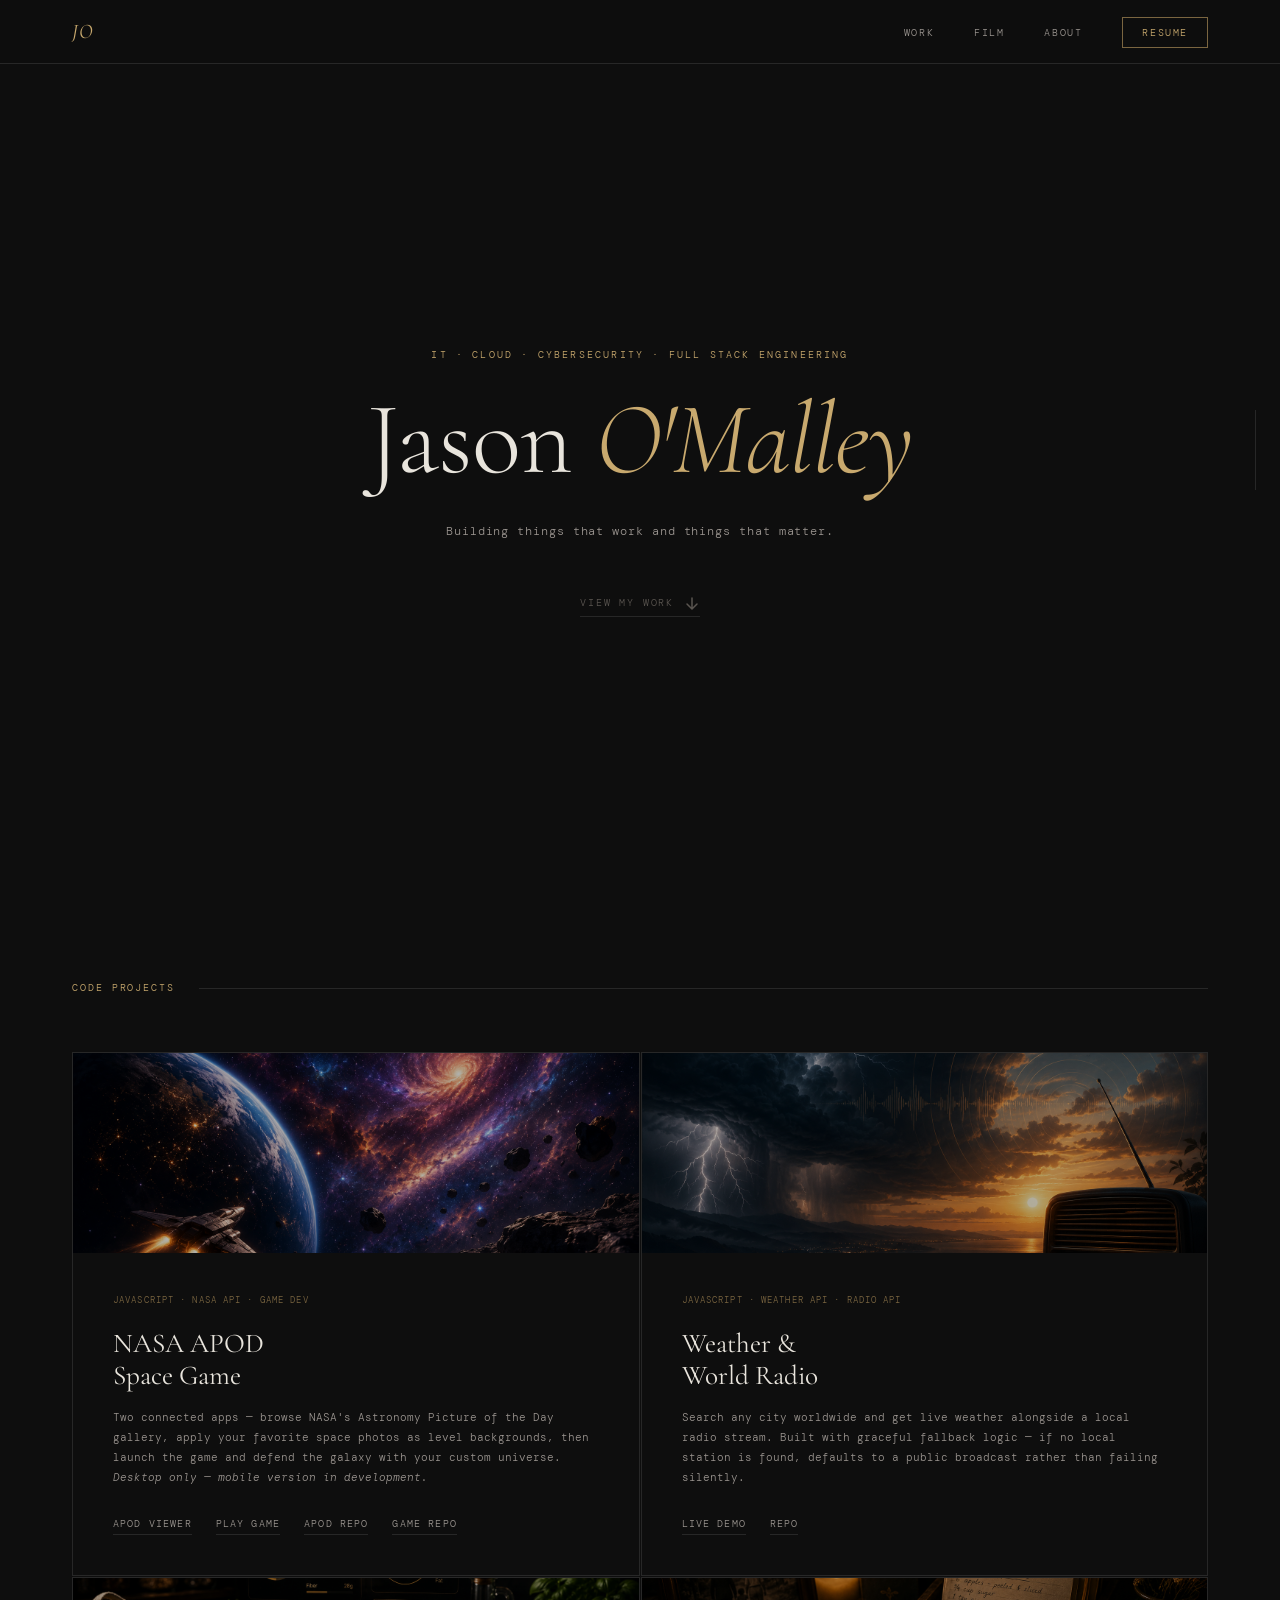
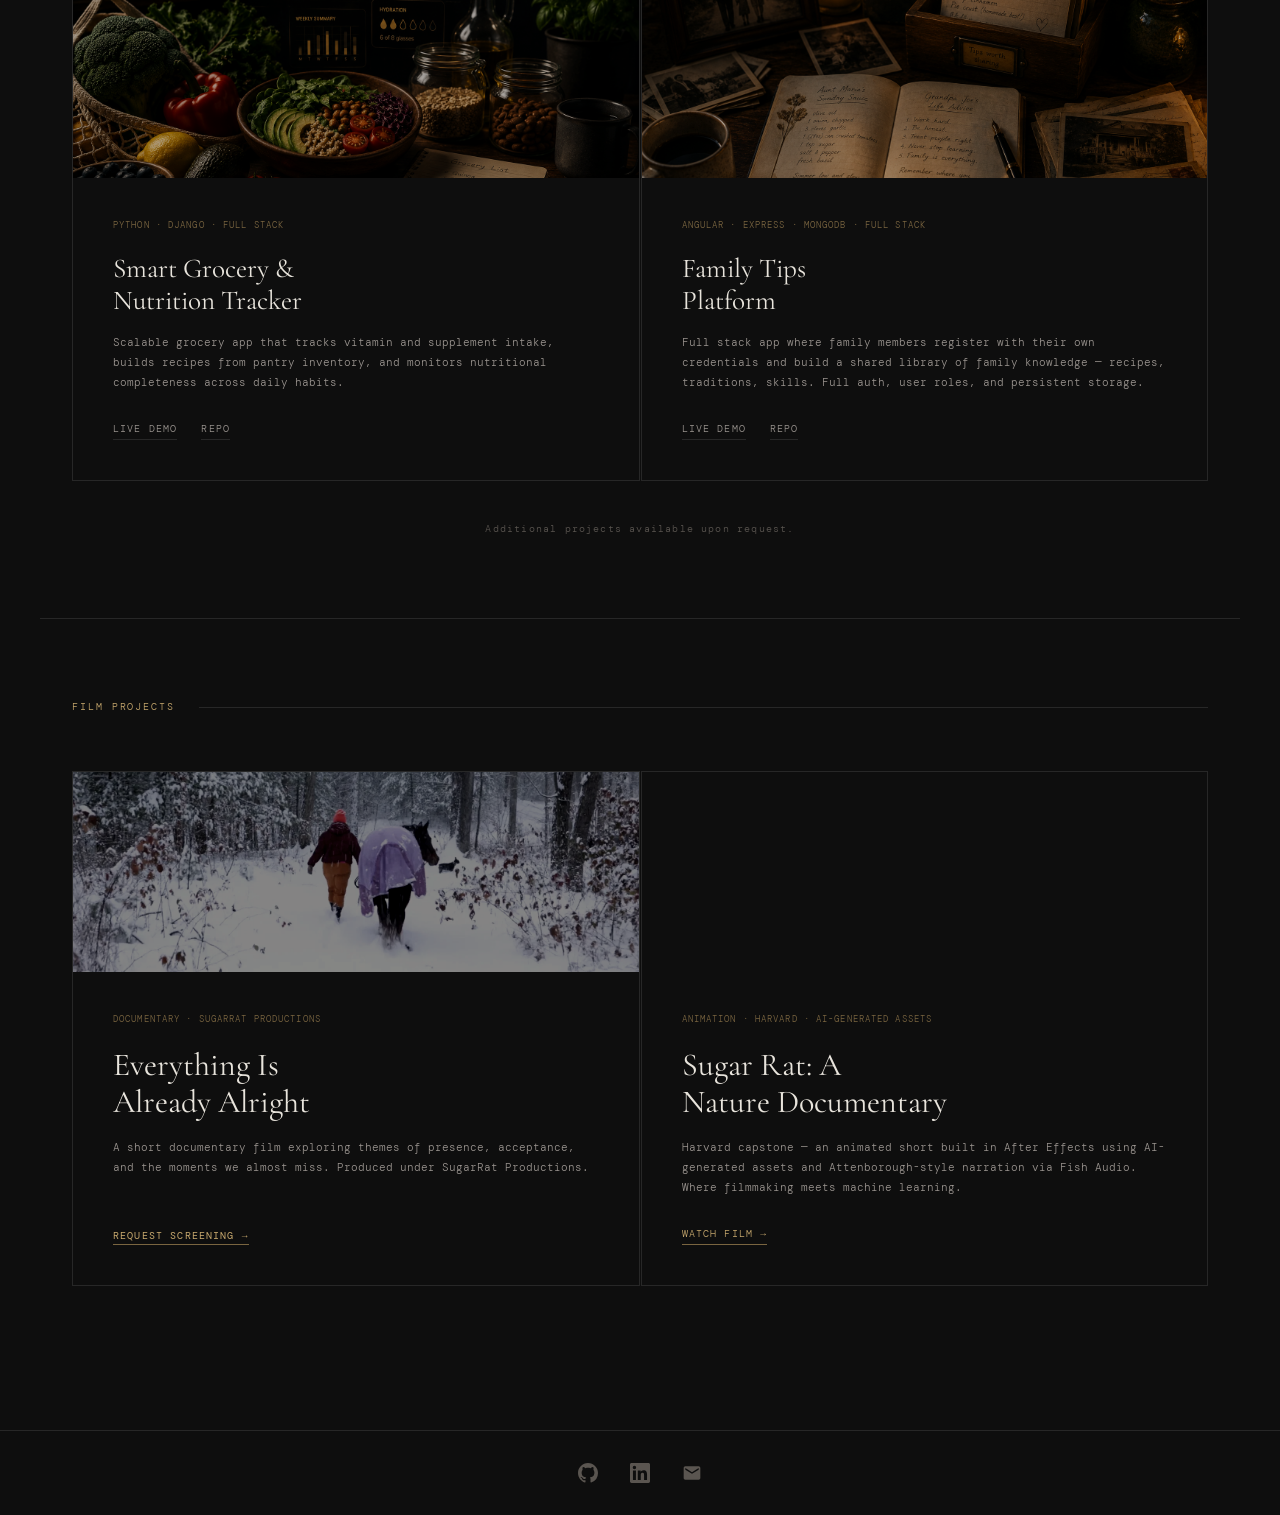
<file: index.html>
<!DOCTYPE html>
<html lang="en">
<head>
  <meta charset="UTF-8">
  <link rel="icon" href="images/favicon.ico" sizes="any">
  <link rel="icon" type="image/png" sizes="32x32" href="images/favicon-32.png">
  <link rel="icon" type="image/png" sizes="16x16" href="images/favicon-16.png">
  <link rel="apple-touch-icon" href="images/apple-touch-icon.png">
  <title>Jason O'Malley — Developer & Creative</title>
  <meta property="og:title" content="Jason O'Malley — Developer & Creative">
  <meta property="og:description" content="Full Stack Developer & Creative Technologist. Building things that work and things that matter.">
  <meta property="og:image" content="https://jason-omalley.com/images/headshot.jpg">
  <meta property="og:url" content="https://jason-omalley.com">
  <meta name="twitter:card" content="summary_large_image">
  <link rel="preconnect" href="https://fonts.googleapis.com">
  <link href="https://fonts.googleapis.com/css2?family=Cormorant+Garamond:ital,wght@0,300;0,400;0,600;1,300;1,400&family=DM+Mono:wght@300;400;500&display=swap" rel="stylesheet">
  <link rel="stylesheet" href="css/style.css">
</head>
<body>

  <!-- Nav -->
  <nav id="navbar">
    <div class="nav-inner">
      <a href="/" class="nav-logo">JO</a>
      <ul class="nav-links">
        <li><a href="#code" class="nav-link">Work</a></li>
        <li><a href="#film" class="nav-link">Film</a></li>
        <li><a href="about.html" class="nav-link">About</a></li>
        <li><a href="resume/resume.pdf" target="_blank" class="nav-link nav-resume">Resume</a></li>
      </ul>
      <button class="nav-toggle" aria-label="Toggle menu">
        <span></span><span></span><span></span>
      </button>
    </div>
  </nav>

  <!-- Scroll indicator -->
  <div class="scroll-indicator">
    <div class="scroll-track">
      <div class="scroll-thumb" id="scrollThumb"></div>
    </div>
  </div>

  <!-- Hero -->
  <section class="hero" id="top">
    <div class="hero-content">
      <p class="hero-eyebrow">IT · CLOUD · CYBERSECURITY · FULL STACK ENGINEERING</p>
      <h1 class="hero-name">Jason <em>O'Malley</em></h1>
      <p class="hero-sub">Building things that work and things that matter.</p>
      <a href="#code" class="hero-scroll-cta">
        <span>View my work</span>
        <svg width="16" height="16" viewBox="0 0 16 16" fill="none">
          <path d="M8 3v10M3 9l5 5 5-5" stroke="currentColor" stroke-width="1.5" stroke-linecap="round" stroke-linejoin="round"/>
        </svg>
      </a>
    </div>
  </section>

  <!-- Code Projects -->
  <section class="projects-section" id="code">
    <div class="section-label">
      <span class="label-text">Code Projects</span>
      <div class="label-line"></div>
    </div>

    <div class="projects-grid">

      <article class="project-card project-card--thumb">
        <div class="card-thumb" style="background-image: url('images/space-thumb.png')"></div>
        <div class="card-inner">
          <div class="card-front">
            <div class="project-meta">JavaScript · NASA API · Game Dev</div>
            <h3 class="project-title">NASA APOD<br>Space Game</h3>
            <p class="project-desc">Two connected apps — browse NASA's Astronomy Picture of the Day gallery, apply your favorite space photos as level backgrounds, then launch the game and defend the galaxy with your custom universe. <em>Desktop only — mobile version in development.</em></p>
            <div class="project-links">
              <a href="https://sebastianomalley.github.io/apod-viewer" target="_blank" class="plink plink-gh">APOD Viewer</a>
              <a href="https://sebastianomalley.github.io/space-game" target="_blank" class="plink plink-gh">Play Game</a>
              <a href="https://github.com/sebastianomalley/apod-viewer" target="_blank" class="plink plink-gh">APOD Repo</a>
              <a href="https://github.com/sebastianomalley/space-game" target="_blank" class="plink plink-gh">Game Repo</a>
            </div>
          </div>
        </div>
      </article>

      <article class="project-card project-card--thumb">
        <div class="card-thumb" style="background-image: url('images/weather-thumb.png')"></div>
        <div class="card-inner">
          <div class="card-front">
            <div class="project-meta">JavaScript · Weather API · Radio API</div>
            <h3 class="project-title">Weather &<br>World Radio</h3>
            <p class="project-desc">Search any city worldwide and get live weather alongside a local radio stream. Built with graceful fallback logic — if no local station is found, defaults to a public broadcast rather than failing silently.</p>
            <div class="project-links">
              <a href="https://sebastianomalley.github.io/weather-music" target="_blank" class="plink plink-gh">Live Demo</a>
              <a href="https://github.com/sebastianomalley/weather-music" target="_blank" class="plink plink-gh">Repo</a>
            </div>
          </div>
        </div>
      </article>

        <article class="project-card project-card--thumb">
          <div class="card-thumb" style="background-image: url('images/nourishmate-thumb.png')"></div>
          <div class="card-inner">
            <div class="card-front">
              <div class="project-meta">Python · Django · Full Stack</div>
              <h3 class="project-title">Smart Grocery &<br>Nutrition Tracker</h3>
              <p class="project-desc">Scalable grocery app that tracks vitamin and supplement intake, builds recipes from pantry inventory, and monitors nutritional completeness across daily habits.</p>
              <div class="project-links">
                <a href="https://nourishmate-2iim.onrender.com" target="_blank" class="plink plink-gh">Live Demo</a>
                <a href="https://github.com/sebastianomalley/nourishmate" target="_blank" class="plink plink-gh">Repo</a>
              </div>
            </div>
          </div>
        </article>

      <article class="project-card project-card--thumb">
        <div class="card-thumb" style="background-image: url('images/familytips-thumb.png')"></div>
        <div class="card-inner">
          <div class="card-front">
            <div class="project-meta">Angular · Express · MongoDB · Full Stack</div>
            <h3 class="project-title">Family Tips<br>Platform</h3>
            <p class="project-desc">Full stack app where family members register with their own credentials and build a shared library of family knowledge — recipes, traditions, skills. Full auth, user roles, and persistent storage.</p>
            <div class="project-links">
              <a href="https://family-tips-app.onrender.com" target="_blank" class="plink plink-gh">Live Demo</a>
              <a href="https://github.com/sebastianomalley/family-tips-app" target="_blank" class="plink plink-gh">Repo</a>
            </div>
          </div>
        </div>
      </article>

    </div>
    <p class="projects-note">Additional projects available upon request.</p>
  </section>

  <!-- Film Projects -->
  <section class="projects-section film-section" id="film">
    <div class="section-label">
      <span class="label-text">Film Projects</span>
      <div class="label-line"></div>
    </div>

    <div class="projects-grid projects-grid--film">

      <article class="project-card project-card--film project-card--thumb">
        <div class="card-thumb film-thumb--eiaa" style="background-image: url('images/eiaa-thumb.webp')"></div>
        <div class="card-inner">
          <div class="card-front">
            <div class="project-meta">Documentary · SugarRat Productions</div>
            <h3 class="project-title">Everything Is<br>Already Alright</h3>
            <p class="project-desc">A short documentary film exploring themes of presence, acceptance, and the moments we almost miss. Produced under SugarRat Productions.</p>
            <div class="project-links">
              <button class="plink plink-modal" id="screeningBtn">Request Screening →</button>
            </div>
          </div>
        </div>
      </article>

      <article class="project-card project-card--film project-card--thumb">
        <div class="card-thumb film-thumb--sugarrat" style="background-image: url('https://img.youtube.com/vi/1ZAoogHaFr8/maxresdefault.jpg')"></div>
        <div class="card-inner">
          <div class="card-front">
            <div class="project-meta">Animation · Harvard · AI-Generated Assets</div>
            <h3 class="project-title">Sugar Rat: A<br>Nature Documentary</h3>
            <p class="project-desc">Harvard capstone — an animated short built in After Effects using AI-generated assets and Attenborough-style narration via Fish Audio. Where filmmaking meets machine learning.</p>
            <div class="project-links">
              <a href="https://www.youtube.com/watch?v=1ZAoogHaFr8" target="_blank" class="plink">Watch Film →</a>
            </div>
          </div>
        </div>
      </article>

    </div>
  </section>

  <!-- Screening Request Modal -->
  <div class="modal-overlay" id="screeningModal" aria-hidden="true" role="dialog" aria-labelledby="modalTitle">
    <div class="modal">
      <button class="modal-close" id="modalClose" aria-label="Close modal">✕</button>
      <p class="modal-eyebrow">Request a Private Screening</p>
      <h3 class="modal-title" id="modalTitle">Everything Is<br>Already Alright</h3>
      <p class="modal-desc">Leave your name and email and Jason will send you a private link within 24 hours.</p>
      <form class="modal-form" id="screeningForm" action="https://api.web3forms.com/submit" method="POST">
        <input type="hidden" name="access_key" value="52fb4f5c-e107-43de-b394-8b9e88a016b4">
        <input type="hidden" name="subject" value="Private Screening Request — Jason O'Malley Portfolio">
        <input class="modal-input" type="text" name="name" placeholder="Your Name" required>
        <input class="modal-input" type="email" name="email" placeholder="Your Email" required>
        <button class="modal-submit" type="submit">Send Request</button>
      </form>
      <div class="modal-success" id="screeningSuccess" aria-live="polite">
        <p class="modal-success-title">You're on the list.</p>
        <p class="modal-success-sub">Jason will be in touch within 24 hours.</p>
      </div>
    </div>
  </div>

  <!-- Contact Modal -->
  <div class="modal-overlay" id="contactModal" aria-hidden="true" role="dialog" aria-labelledby="contactTitle">
    <div class="modal">
      <button class="modal-close" id="contactClose" aria-label="Close modal">✕</button>
      <p class="modal-eyebrow">Get in Touch</p>
      <h3 class="modal-title" id="contactTitle">Let's Connect!</h3>
      <p class="modal-desc" id="contactDesc">Send a message and Jason will get back to you within 48 hours.</p>
      <form class="modal-form" id="contactForm" action="https://api.web3forms.com/submit" method="POST">
        <input type="hidden" name="access_key" value="52fb4f5c-e107-43de-b394-8b9e88a016b4">
        <input type="hidden" name="subject" value="Portfolio Contact — Jason O'Malley">
        <input class="modal-input" type="text" name="name" placeholder="Your Name" required>
        <input class="modal-input" type="email" name="email" placeholder="Your Email" required>
        <textarea class="modal-input modal-textarea" name="message" placeholder="Your message..." rows="4" required></textarea>
        <button class="modal-submit" type="submit">Send Message</button>
      </form>
      <div class="modal-success" id="contactSuccess" aria-live="polite">
        <p class="modal-success-title">Message sent.</p>
        <p class="modal-success-sub">Jason will be in touch within 48 hours.</p>
      </div>
    </div>
  </div>

  <!-- Footer -->
  <footer>
    <div class="footer-inner">
      <div class="footer-links">
        <a href="https://github.com/sebastianomalley" target="_blank" aria-label="GitHub">
          <svg width="20" height="20" viewBox="0 0 24 24" fill="currentColor"><path d="M12 0C5.37 0 0 5.37 0 12c0 5.31 3.435 9.795 8.205 11.385.6.105.825-.255.825-.57 0-.285-.015-1.23-.015-2.235-3.015.555-3.795-.735-4.035-1.41-.135-.345-.72-1.41-1.23-1.695-.42-.225-1.02-.78-.015-.795.945-.015 1.62.87 1.845 1.23 1.08 1.815 2.805 1.305 3.495.99.105-.78.42-1.305.765-1.605-2.67-.3-5.46-1.335-5.46-5.925 0-1.305.465-2.385 1.23-3.225-.12-.3-.54-1.53.12-3.18 0 0 1.005-.315 3.3 1.23.96-.27 1.98-.405 3-.405s2.04.135 3 .405c2.295-1.56 3.3-1.23 3.3-1.23.66 1.65.24 2.88.12 3.18.765.84 1.23 1.905 1.23 3.225 0 4.605-2.805 5.625-5.475 5.925.435.375.81 1.095.81 2.22 0 1.605-.015 2.895-.015 3.3 0 .315.225.69.825.57A12.02 12.02 0 0 0 24 12c0-6.63-5.37-12-12-12z"/></svg>
        </a>
        <a href="https://linkedin.com/in/jasonaomalley" target="_blank" aria-label="LinkedIn">
          <svg width="20" height="20" viewBox="0 0 24 24" fill="currentColor"><path d="M20.447 20.452h-3.554v-5.569c0-1.328-.027-3.037-1.852-3.037-1.853 0-2.136 1.445-2.136 2.939v5.667H9.351V9h3.414v1.561h.046c.477-.9 1.637-1.85 3.37-1.85 3.601 0 4.267 2.37 4.267 5.455v6.286zM5.337 7.433a2.062 2.062 0 0 1-2.063-2.065 2.064 2.064 0 1 1 2.063 2.065zm1.782 13.019H3.555V9h3.564v11.452zM22.225 0H1.771C.792 0 0 .774 0 1.729v20.542C0 23.227.792 24 1.771 24h20.451C23.2 24 24 23.227 24 22.271V1.729C24 .774 23.2 0 22.222 0h.003z"/></svg>
        </a>
        <a href="#" id="contactBtn" aria-label="Email">
          <svg width="20" height="20" viewBox="0 0 24 24" fill="currentColor"><path d="M20 4H4c-1.1 0-2 .9-2 2v12c0 1.1.9 2 2 2h16c1.1 0 2-.9 2-2V6c0-1.1-.9-2-2-2zm0 4l-8 5-8-5V6l8 5 8-5v2z"/></svg>
        </a>
      </div>
    </div>
  </footer>

  <script src="js/main.js"></script>
</body>
</html>
</file>
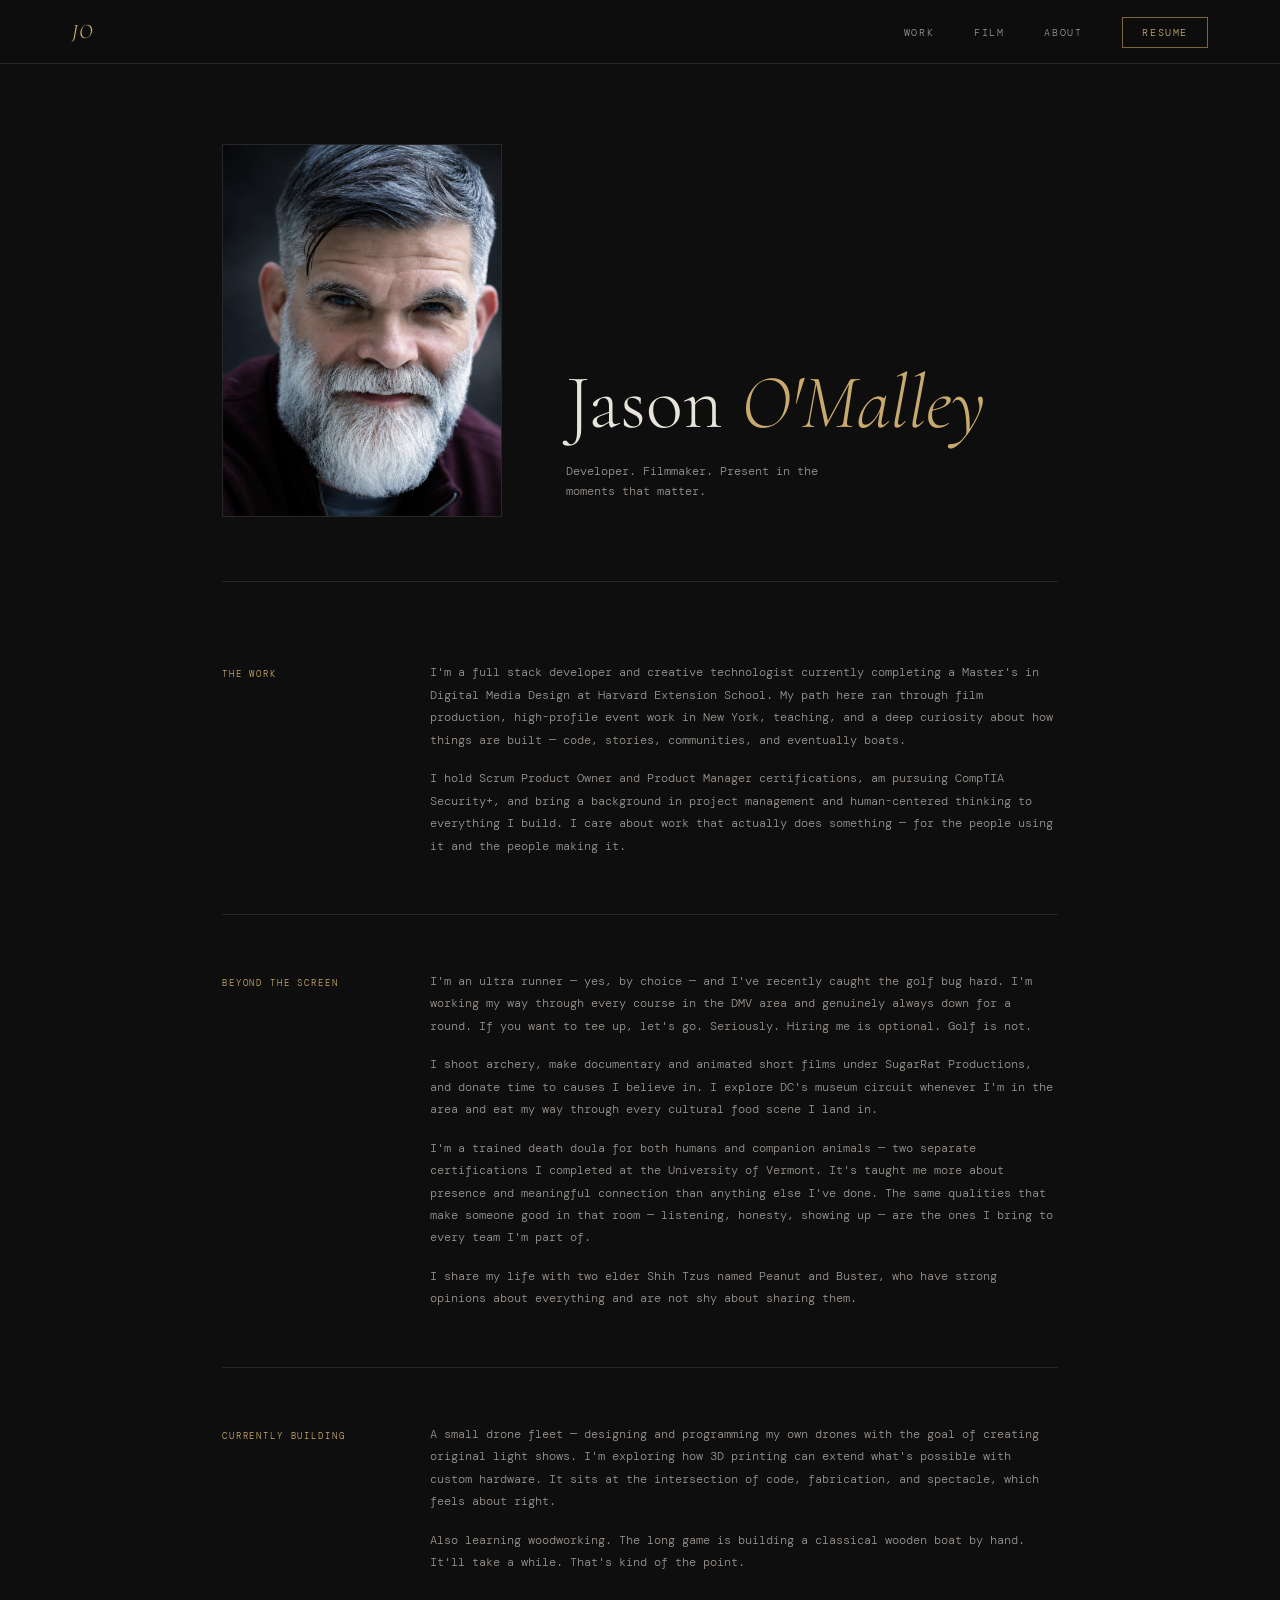
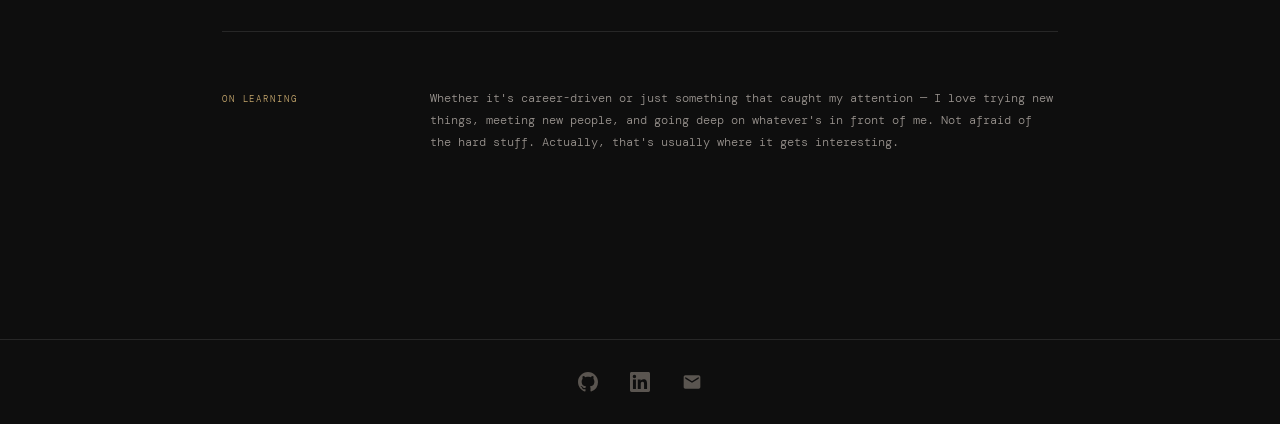
<file: about.html>
<!DOCTYPE html>
<html lang="en">
<head>
  <meta charset="UTF-8">
  <link rel="icon" href="images/favicon.ico" sizes="any">
  <link rel="icon" type="image/png" sizes="32x32" href="images/favicon-32.png">
  <link rel="icon" type="image/png" sizes="16x16" href="images/favicon-16.png">
  <link rel="apple-touch-icon" href="images/apple-touch-icon.png">
  <meta name="viewport" content="width=device-width, initial-scale=1.0">
  <title>About — Jason O'Malley</title>
  <link rel="preconnect" href="https://fonts.googleapis.com">
  <link href="https://fonts.googleapis.com/css2?family=Cormorant+Garamond:ital,wght@0,300;0,400;0,600;1,300;1,400&family=DM+Mono:wght@300;400;500&display=swap" rel="stylesheet">
  <link rel="stylesheet" href="css/style.css">
</head>
<body class="about-page">

  <!-- Nav -->
  <nav id="navbar">
    <div class="nav-inner">
      <a href="/" class="nav-logo">JO</a>
      <ul class="nav-links">
        <li><a href="/#code" class="nav-link">Work</a></li>
        <li><a href="/#film" class="nav-link">Film</a></li>
        <li><a href="about.html" class="nav-link nav-active">About</a></li>
        <li><a href="resume/resume.pdf" target="_blank" class="nav-link nav-resume">Resume</a></li>
      </ul>
      <button class="nav-toggle" aria-label="Toggle menu">
        <span></span><span></span><span></span>
      </button>
    </div>
  </nav>

  <main class="about-main">

    <!-- Photo + intro -->
    <div class="about-hero">
      <div class="about-photo-wrap">
        <img src="images/headshot.jpg" alt="Jason O'Malley" class="about-photo">
      </div>
      <div class="about-intro">
        <h1 class="about-name">Jason <em>O'Malley</em></h1>
        <p class="about-tagline">Developer. Filmmaker. Present in the moments that matter.</p>
      </div>
    </div>

    <!-- Body sections -->
    <div class="about-body">

      <div class="about-block">
        <div class="about-block-label">The Work</div>
        <div class="about-block-content">
          <p>I'm a full stack developer and creative technologist currently completing a Master's in Digital Media Design at Harvard Extension School. My path here ran through film production, high-profile event work in New York, teaching, and a deep curiosity about how things are built — code, stories, communities, and eventually boats.</p>
          <p>I hold Scrum Product Owner and Product Manager certifications, am pursuing CompTIA Security+, and bring a background in project management and human-centered thinking to everything I build. I care about work that actually does something — for the people using it and the people making it.</p>
        </div>
      </div>

      <div class="about-block">
        <div class="about-block-label">Beyond the Screen</div>
        <div class="about-block-content">
          <p>I'm an ultra runner — yes, by choice — and I've recently caught the golf bug hard. I'm working my way through every course in the DMV area and genuinely always down for a round. If you want to tee up, let's go. Seriously. Hiring me is optional. Golf is not.</p>
          <p>I shoot archery, make documentary and animated short films under SugarRat Productions, and donate time to causes I believe in. I explore DC's museum circuit whenever I'm in the area and eat my way through every cultural food scene I land in.</p>
          <p>I'm a trained death doula for both humans and companion animals — two separate certifications I completed at the University of Vermont. It's taught me more about presence and meaningful connection than anything else I've done. The same qualities that make someone good in that room — listening, honesty, showing up — are the ones I bring to every team I'm part of.</p>
          <p>I share my life with two elder Shih Tzus named Peanut and Buster, who have strong opinions about everything and are not shy about sharing them.</p>
        </div>
      </div>

      <div class="about-block">
        <div class="about-block-label">Currently Building</div>
        <div class="about-block-content">
          <p>A small drone fleet — designing and programming my own drones with the goal of creating original light shows. I'm exploring how 3D printing can extend what's possible with custom hardware. It sits at the intersection of code, fabrication, and spectacle, which feels about right.</p>
          <p>Also learning woodworking. The long game is building a classical wooden boat by hand. It'll take a while. That's kind of the point.</p>
        </div>
      </div>

      <div class="about-block">
        <div class="about-block-label">On Learning</div>
        <div class="about-block-content">
          <p>Whether it's career-driven or just something that caught my attention — I love trying new things, meeting new people, and going deep on whatever's in front of me. Not afraid of the hard stuff. Actually, that's usually where it gets interesting.</p>
        </div>
      </div>

    </div>
  </main>

<!-- Contact Modal -->
  <div class="modal-overlay" id="contactModal" aria-hidden="true" role="dialog" aria-labelledby="contactTitle">
    <div class="modal">
      <button class="modal-close" id="contactClose" aria-label="Close modal">✕</button>
      <p class="modal-eyebrow">Get in Touch</p>
      <h3 class="modal-title" id="contactTitle">Let's Connect!</h3>
      <p class="modal-desc" id="contactDesc">Send a message and Jason will get back to you within 48 hours.</p>
      <form class="modal-form" id="contactForm" action="https://api.web3forms.com/submit" method="POST">
        <input type="hidden" name="access_key" value="52fb4f5c-e107-43de-b394-8b9e88a016b4">
        <input type="hidden" name="subject" value="Portfolio Contact — Jason O'Malley">
        <input class="modal-input" type="text" name="name" placeholder="Your Name" required>
        <input class="modal-input" type="email" name="email" placeholder="Your Email" required>
        <textarea class="modal-input modal-textarea" name="message" placeholder="Your message..." rows="4" required></textarea>
        <button class="modal-submit" type="submit">Send Message</button>
      </form>
      <div class="modal-success" id="contactSuccess" aria-live="polite">
        <p class="modal-success-title">Message sent.</p>
        <p class="modal-success-sub">Jason will be in touch within 48 hours.</p>
      </div>
    </div>
  </div>

  <!-- Footer -->
  <footer>
    <div class="footer-inner">
      <div class="footer-links">
        <a href="https://github.com/sebastianomalley" target="_blank" aria-label="GitHub">
          <svg width="20" height="20" viewBox="0 0 24 24" fill="currentColor"><path d="M12 0C5.37 0 0 5.37 0 12c0 5.31 3.435 9.795 8.205 11.385.6.105.825-.255.825-.57 0-.285-.015-1.23-.015-2.235-3.015.555-3.795-.735-4.035-1.41-.135-.345-.72-1.41-1.23-1.695-.42-.225-1.02-.78-.015-.795.945-.015 1.62.87 1.845 1.23 1.08 1.815 2.805 1.305 3.495.99.105-.78.42-1.305.765-1.605-2.67-.3-5.46-1.335-5.46-5.925 0-1.305.465-2.385 1.23-3.225-.12-.3-.54-1.53.12-3.18 0 0 1.005-.315 3.3 1.23.96-.27 1.98-.405 3-.405s2.04.135 3 .405c2.295-1.56 3.3-1.23 3.3-1.23.66 1.65.24 2.88.12 3.18.765.84 1.23 1.905 1.23 3.225 0 4.605-2.805 5.625-5.475 5.925.435.375.81 1.095.81 2.22 0 1.605-.015 2.895-.015 3.3 0 .315.225.69.825.57A12.02 12.02 0 0 0 24 12c0-6.63-5.37-12-12-12z"/></svg>
        </a>
        <a href="https://linkedin.com/in/jasonaomalley" target="_blank" aria-label="LinkedIn">
          <svg width="20" height="20" viewBox="0 0 24 24" fill="currentColor"><path d="M20.447 20.452h-3.554v-5.569c0-1.328-.027-3.037-1.852-3.037-1.853 0-2.136 1.445-2.136 2.939v5.667H9.351V9h3.414v1.561h.046c.477-.9 1.637-1.85 3.37-1.85 3.601 0 4.267 2.37 4.267 5.455v6.286zM5.337 7.433a2.062 2.062 0 0 1-2.063-2.065 2.064 2.064 0 1 1 2.063 2.065zm1.782 13.019H3.555V9h3.564v11.452zM22.225 0H1.771C.792 0 0 .774 0 1.729v20.542C0 23.227.792 24 1.771 24h20.451C23.2 24 24 23.227 24 22.271V1.729C24 .774 23.2 0 22.222 0h.003z"/></svg>
        </a>
        <a href="#" id="contactBtn" aria-label="Email">
          <svg width="20" height="20" viewBox="0 0 24 24" fill="currentColor"><path d="M20 4H4c-1.1 0-2 .9-2 2v12c0 1.1.9 2 2 2h16c1.1 0 2-.9 2-2V6c0-1.1-.9-2-2-2zm0 4l-8 5-8-5V6l8 5 8-5v2z"/></svg>
        </a>
      </div>
    </div>
  </footer>

  <script src="js/main.js"></script>
</body>
</html>
</file>
<file: css/style.css>
/* =====================
   TOKENS
===================== */
:root {
  --bg:           #0e0e0e;
  --surface:      #161616;
  --surface-2:    #1c1c1c;
  --border:       #272727;
  --accent:       #c8a96e;
  --accent-dim:   #7a6540;
  --text:         #e8e4dc;
  --text-dim:     #9b9590;
  --text-muted:   #5a5550;
  --nav-h:        64px;
  --max-w:        1200px;
  --gap:          1px;
}

/* =====================
   RESET
===================== */
*, *::before, *::after { box-sizing: border-box; margin: 0; padding: 0; }
html { scroll-behavior: smooth; }

body {
  background: var(--bg);
  color: var(--text);
  font-family: 'DM Mono', monospace;
  font-weight: 300;
  font-size: 14px;
  line-height: 1.7;
  overflow-x: hidden;
}

a { color: inherit; text-decoration: none; }
img { display: block; max-width: 100%; }

/* =====================
   NAV
===================== */
#navbar {
  position: fixed;
  top: 0; left: 0; right: 0;
  z-index: 100;
  height: var(--nav-h);
  background: rgba(14,14,14,0.92);
  backdrop-filter: blur(12px);
  border-bottom: 1px solid var(--border);
}

.nav-inner {
  max-width: var(--max-w);
  margin: 0 auto;
  padding: 0 2rem;
  height: 100%;
  display: flex;
  align-items: center;
  justify-content: space-between;
}

.nav-logo {
  font-family: 'Cormorant Garamond', serif;
  font-size: 1.3rem;
  font-weight: 400;
  font-style: italic;
  color: var(--accent);
  letter-spacing: 0.05em;
}

.nav-links {
  list-style: none;
  display: flex;
  gap: 2.5rem;
  align-items: center;
}

.nav-link {
  font-size: 0.65rem;
  letter-spacing: 0.15em;
  text-transform: uppercase;
  color: var(--text-dim);
  transition: color 0.2s;
}

.nav-link:hover,
.nav-active { color: var(--accent); }

.nav-resume {
  padding: 0.5rem 1.2rem;
  border: 1px solid var(--accent-dim);
  color: var(--accent);
  transition: background 0.2s, border-color 0.2s;
}

.nav-resume:hover {
  background: var(--accent);
  color: var(--bg);
  border-color: var(--accent);
}

.nav-toggle {
  display: none;
  flex-direction: column;
  gap: 5px;
  background: none;
  border: none;
  cursor: pointer;
  padding: 4px;
}

.nav-toggle span {
  display: block;
  width: 22px;
  height: 1px;
  background: var(--text-dim);
  transition: all 0.25s;
}

/* =====================
   SCROLL INDICATOR
===================== */
.scroll-indicator {
  position: fixed;
  right: 1.5rem;
  top: 50%;
  transform: translateY(-50%);
  z-index: 90;
  display: flex;
  flex-direction: column;
  align-items: center;
  gap: 0.5rem;
}

.scroll-track {
  width: 1px;
  height: 80px;
  background: var(--border);
  position: relative;
  overflow: hidden;
}

.scroll-thumb {
  position: absolute;
  top: 0;
  left: 0;
  width: 100%;
  background: var(--accent);
  transition: height 0.1s linear;
}

/* =====================
   HERO
===================== */
.hero {
  min-height: 100vh;
  display: flex;
  align-items: center;
  justify-content: center;
  padding: calc(var(--nav-h) + 4rem) 2rem 4rem;
  position: relative;
  text-align: center;
}

.hero-content {
  max-width: 600px;
}

.hero-eyebrow {
  font-size: 0.62rem;
  letter-spacing: 0.22em;
  text-transform: uppercase;
  color: var(--accent);
  margin-bottom: 1.5rem;
  opacity: 0;
  animation: fadeUp 0.7s 0.2s forwards;
}

.hero-name {
  font-family: 'Cormorant Garamond', serif;
  font-size: clamp(3.5rem, 8vw, 7rem);
  font-weight: 300;
  line-height: 1.0;
  letter-spacing: -0.01em;
  margin-bottom: 2.0rem;
  opacity: 0;
  animation: fadeUp 0.7s 0.4s forwards;
}

.hero-name em {
  font-style: italic;
  color: var(--accent);
}

.hero-sub {
  font-size: 0.72rem;
  color: var(--text-dim);
  letter-spacing: 0.08em;
  margin-bottom: 3rem;
  opacity: 0;
  animation: fadeUp 0.7s 0.6s forwards;
}

.hero-scroll-cta {
  display: inline-flex;
  align-items: center;
  gap: 0.6rem;
  font-size: 0.62rem;
  letter-spacing: 0.18em;
  text-transform: uppercase;
  color: var(--text-muted);
  border-bottom: 1px solid var(--border);
  padding-bottom: 0.3rem;
  transition: color 0.2s, border-color 0.2s;
  opacity: 0;
  animation: fadeUp 0.7s 0.8s forwards;
}

.hero-scroll-cta:hover {
  color: var(--accent);
  border-color: var(--accent-dim);
}

.hero-line {
  position: absolute;
  bottom: 0;
  left: 50%;
  transform: translateX(-50%);
  width: 1px;
  height: 60px;
  background: linear-gradient(to bottom, transparent, var(--border));
}

/* =====================
   PROJECT SECTIONS
===================== */
.projects-section {
  max-width: var(--max-w);
  margin: 0 auto;
  padding: 5rem 2rem;
}

.film-section {
  border-top: 1px solid var(--border);
}

.section-label {
  display: flex;
  align-items: center;
  gap: 1.5rem;
  margin-bottom: 3.5rem;
}

.label-text {
  font-size: 0.6rem;
  letter-spacing: 0.2em;
  text-transform: uppercase;
  color: var(--accent);
  white-space: nowrap;
}

.label-line {
  flex: 1;
  height: 1px;
  background: var(--border);
}

/* =====================
   PROJECT GRID
===================== */
.projects-grid {
  display: grid;
  grid-template-columns: repeat(2, 1fr);
  gap: 1px;
  background: var(--bg);
  border: none;
}

.projects-grid--film {
  grid-template-columns: repeat(2, 1fr);
}

.project-card {
  background: var(--bg);
  transition: background 0.25s;
  position: relative;
  overflow: hidden;
  border: 1px solid var(--border);
}

.project-card::after {
  content: '';
  position: absolute;
  bottom: 0; left: 0;
  width: 100%;
  height: 2px;
  background: var(--accent);
  transform: scaleX(0);
  transform-origin: left;
  transition: transform 0.3s ease;
}

.project-card:hover { background: var(--surface); }
.project-card:hover::after { transform: scaleX(1); }

.card-inner {
  padding: 2.5rem;
  height: 100%;
  display: flex;
  flex-direction: column;
}

.card-front {
  display: flex;
  flex-direction: column;
  height: 100%;
}

.project-meta {
  font-size: 0.58rem;
  letter-spacing: 0.12em;
  text-transform: uppercase;
  color: var(--accent-dim);
  margin-bottom: 1.2rem;
}

.project-title {
  font-family: 'Cormorant Garamond', serif;
  font-size: 1.7rem;
  font-weight: 400;
  line-height: 1.15;
  margin-bottom: 1rem;
  color: var(--text);
}

.project-desc {
  font-size: 0.68rem;
  line-height: 1.85;
  color: var(--text-dim);
  flex: 1;
  margin-bottom: 1.8rem;
}

.projects-note {
  font-size: 0.62rem;
  letter-spacing: 0.12em;
  color: var(--text-muted);
  text-align: center;
  padding-top: 2.5rem;
}

.project-links {
  display: flex;
  gap: 1.5rem;
  margin-top: auto;
}

.plink {
  font-size: 0.6rem;
  letter-spacing: 0.12em;
  text-transform: uppercase;
  color: var(--accent);
  border-bottom: 1px solid var(--accent-dim);
  padding-bottom: 2px;
  transition: border-color 0.2s, color 0.2s;
}

.plink:hover { border-color: var(--accent); }

.plink-gh { color: var(--text-dim); border-color: var(--border); }
.plink-gh:hover { color: var(--accent); border-color: var(--accent-dim); }

.project-card--film .project-title {
  font-size: 2rem;
}

/* =====================
   FOOTER
===================== */
footer {
  border-top: 1px solid var(--border);
  padding: 2rem;
  margin-top: 4rem;
}

.footer-inner {
  max-width: var(--max-w);
  margin: 0 auto;
  display: flex;
  justify-content: space-between;
  align-items: center;
  flex-wrap: wrap;
  gap: 1rem;
}

.footer-name {
  font-family: 'Cormorant Garamond', serif;
  font-size: 0.9rem;
  font-style: italic;
  color: var(--text-muted);
}

.footer-links {
  display: flex;
  gap: 2rem;
}

.footer-links a {
  font-size: 0.6rem;
  letter-spacing: 0.12em;
  text-transform: uppercase;
  color: var(--text-muted);
  transition: color 0.2s;
}

.footer-links a:hover { color: var(--accent); }

/* =====================
   ABOUT PAGE
===================== */
.about-page {
  padding-top: var(--nav-h);
}

.about-main {
  max-width: 900px;
  margin: 0 auto;
  padding: 5rem 2rem 4rem;
}

.about-hero {
  display: grid;
  grid-template-columns: 280px 1fr;
  gap: 4rem;
  align-items: end;
  margin-bottom: 5rem;
  padding-bottom: 4rem;
  border-bottom: 1px solid var(--border);
}

.about-photo-wrap {
  aspect-ratio: 3/4;
  overflow: hidden;
  background: var(--surface);
  border: 1px solid var(--border);
}

.about-photo {
  width: 100%;
  height: 100%;
  object-fit: cover;
  object-position: top;
  filter: grayscale(20%);
  transition: filter 0.4s;
}

.about-photo:hover { filter: grayscale(0%); }

.about-intro {
  padding-bottom: 1rem;
}

.about-name {
  font-family: 'Cormorant Garamond', serif;
  font-size: clamp(3rem, 6vw, 5.5rem);
  font-weight: 300;
  line-height: 1.0;
  margin-bottom: 1.2rem;
}

.about-name em {
  font-style: italic;
  color: var(--accent);
}

.about-tagline {
  font-size: 0.75rem;
  color: var(--text-dim);
  line-height: 1.7;
  max-width: 38ch;
}

.about-body {
  display: flex;
  flex-direction: column;
  gap: 3.5rem;
}

.about-block {
  display: grid;
  grid-template-columns: 160px 1fr;
  gap: 3rem;
  padding-bottom: 3.5rem;
  border-bottom: 1px solid var(--border);
}

.about-block:last-of-type {
  border-bottom: none;
}

.about-block-label {
  font-size: 0.58rem;
  letter-spacing: 0.2em;
  text-transform: uppercase;
  color: var(--accent);
  padding-top: 0.3rem;
}

.about-block-content p {
  font-size: 0.72rem;
  line-height: 1.95;
  color: var(--text-dim);
  margin-bottom: 1rem;
}

.about-block-content p:last-child { margin-bottom: 0; }

.skills-grid {
  display: flex;
  flex-direction: column;
  gap: 1.5rem;
}

.skill-group-label {
  font-size: 0.58rem;
  letter-spacing: 0.15em;
  text-transform: uppercase;
  color: var(--text-muted);
  margin-bottom: 0.4rem;
}

.skill-items {
  font-size: 0.7rem;
  color: var(--text-dim);
  line-height: 1.7;
}

.about-links {
  display: flex;
  gap: 2rem;
  flex-wrap: wrap;
  padding-top: 1rem;
}

.about-cta {
  font-size: 0.62rem;
  letter-spacing: 0.15em;
  text-transform: uppercase;
  color: var(--accent);
  border-bottom: 1px solid var(--accent-dim);
  padding-bottom: 2px;
  transition: border-color 0.2s;
}

.about-cta:hover { border-color: var(--accent); }

/* =====================
   ANIMATIONS
===================== */
@keyframes fadeUp {
  from { opacity: 0; transform: translateY(16px); }
  to   { opacity: 1; transform: translateY(0); }
}

.reveal {
  opacity: 0;
  transform: translateY(20px);
  transition: opacity 0.6s ease, transform 0.6s ease;
}

.reveal.visible {
  opacity: 1;
  transform: translateY(0);
}

/* =====================
   RESPONSIVE
===================== */
@media (max-width: 900px) {
  .projects-grid { grid-template-columns: repeat(2, 1fr); }
  .projects-grid--film { grid-template-columns: 1fr; }
  .about-hero { grid-template-columns: 200px 1fr; gap: 2.5rem; }
  .about-block { grid-template-columns: 120px 1fr; gap: 2rem; }
}

@media (max-width: 640px) {
  :root { --nav-h: 56px; }

  .nav-links { display: none; flex-direction: column; gap: 1.5rem; position: fixed; top: var(--nav-h); left: 0; right: 0; background: var(--bg); border-bottom: 1px solid var(--border); padding: 2rem; }
  .nav-links.open { display: flex; }
  .nav-toggle { display: flex; }

  .projects-grid,
  .projects-grid--film { grid-template-columns: 1fr; }

  .scroll-indicator { display: none; }

  .about-hero { grid-template-columns: 100px 1fr; gap: 1.2rem; align-items: center; }
  .about-name { font-size: clamp(1.6rem, 7vw, 2.2rem); }
  .about-block { grid-template-columns: 1fr; gap: 1rem; }

  .footer-inner { flex-direction: column; align-items: center; }

  .projects-section { padding: 3.5rem 1.2rem; }
  .about-main { padding: 3rem 1.2rem; }
   .hero {
    padding: calc(var(--nav-h) + 0.25rem) 1.5rem 0.5rem;
    min-height: unset;
  }
}

/* =====================
   MODAL
===================== */
.modal-overlay {
  display: none;
  position: fixed;
  inset: 0;
  z-index: 200;
  background: rgba(0, 0, 0, 0.85);
  backdrop-filter: blur(8px);
  align-items: center;
  justify-content: center;
}

.modal-overlay.is-open {
  display: flex;
}

.modal {
  background: var(--surface);
  border: 1px solid var(--border);
  padding: 3rem;
  max-width: 480px;
  width: 90%;
  position: relative;
}

.modal-close {
  position: absolute;
  top: 1.2rem;
  right: 1.5rem;
  background: none;
  border: none;
  color: var(--text-muted);
  font-size: 1rem;
  cursor: pointer;
  transition: color 0.2s;
  line-height: 1;
  padding: 0.2rem;
}

.modal-close:hover { color: var(--accent); }

.modal-eyebrow {
  font-size: 0.6rem;
  letter-spacing: 0.2em;
  text-transform: uppercase;
  color: var(--accent);
  margin-bottom: 1rem;
}

.modal-title {
  font-family: 'Cormorant Garamond', serif;
  font-size: 1.8rem;
  font-weight: 300;
  line-height: 1.2;
  color: var(--text);
  margin-bottom: 0.8rem;
}

.modal-desc {
  font-size: 0.68rem;
  color: var(--text-dim);
  line-height: 1.8;
  margin-bottom: 2rem;
}

.modal-form {
  display: flex;
  flex-direction: column;
  gap: 1rem;
}

.modal-input {
  width: 100%;
  background: var(--bg);
  border: 1px solid var(--border);
  padding: 0.9rem 1rem;
  color: var(--text);
  font-family: 'DM Mono', monospace;
  font-size: 0.7rem;
  outline: none;
  transition: border-color 0.2s;
}

.modal-input:focus { border-color: var(--accent-dim); }
.modal-input::placeholder { color: var(--text-muted); }

.modal-submit {
  width: 100%;
  background: var(--accent);
  color: var(--bg);
  border: none;
  padding: 1rem;
  font-family: 'DM Mono', monospace;
  font-size: 0.65rem;
  letter-spacing: 0.15em;
  text-transform: uppercase;
  cursor: pointer;
  transition: opacity 0.2s;
  margin-top: 0.5rem;
}

.modal-submit:hover { opacity: 0.85; }

.modal-success {
  display: none;
  text-align: center;
  padding: 2rem 0;
}

.modal-success.is-visible { display: block; }

.modal-success-title {
  font-family: 'Cormorant Garamond', serif;
  font-size: 1.5rem;
  font-style: italic;
  color: var(--accent);
  margin-bottom: 0.8rem;
}

.modal-success-sub {
  font-size: 0.68rem;
  color: var(--text-dim);
}

.modal-textarea {
  resize: vertical;
  min-height: 100px;
}

/* Screening button styled like a link */
.plink-modal {
  background: none;
  border: none;
  border-bottom: 1px solid var(--accent-dim);
  padding: 0 0 2px 0;
  cursor: pointer;
  font-family: 'DM Mono', monospace;
}

/* =====================
   FOOTER ICONS
===================== */
.footer-links a {
  color: var(--text-muted);
  transition: color 0.2s;
  display: flex;
  align-items: center;
}

.footer-links a:hover { color: var(--accent); }

.footer-inner {
  justify-content: center;
}

/* =====================
   FILM CARD THUMBNAIL
===================== */
.project-card--thumb {
  display: flex;
  flex-direction: column;
}

.card-thumb {
  width: 100%;
  height: 200px;
  background-size: cover;
  background-position: center;
  filter: brightness(0.7);
  transition: filter 0.3s ease;
  flex-shrink: 0;
}

.project-card--thumb:hover .card-thumb {
  filter: brightness(0.9);
}

/* =====================
   FILM THUMBNAIL GRADING
===================== */

/* Documentary — tame snow and cool whites */
.film-thumb--eiaa {
  filter:
    brightness(0.52)
    contrast(1.18)
    saturate(0.72)
    sepia(0.08);
}

/* Sugar Rat — already dark, just refine it */
.film-thumb--sugarrat {
  filter:
    brightness(0.68)
    contrast(1.10)
    saturate(0.82);
}

/* Hover states */
.project-card--film:hover .film-thumb--eiaa {
  filter:
    brightness(0.66)
    contrast(1.14)
    saturate(0.78)
    sepia(0.05);
}

.project-card--film:hover .film-thumb--sugarrat {
  filter:
    brightness(0.80)
    contrast(1.06)
    saturate(0.88);
}
</file>
